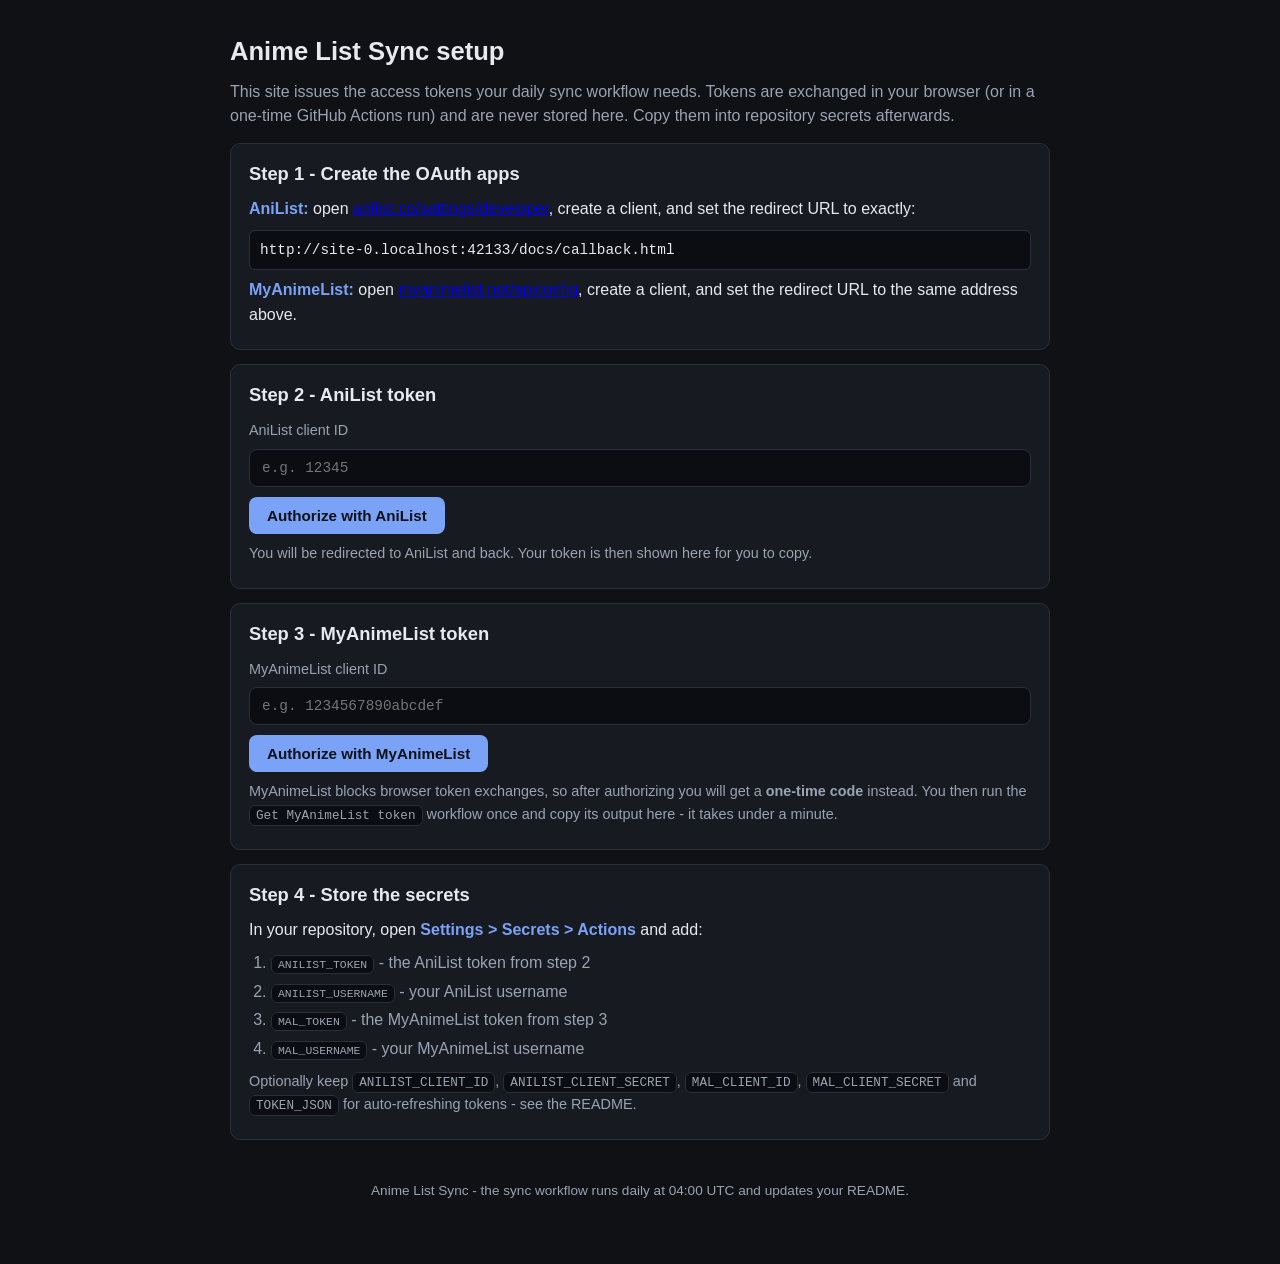
<file: docs/index.html>
<!DOCTYPE html>
<html lang="en">
<head>
  <meta charset="utf-8">
  <meta name="viewport" content="width=device-width, initial-scale=1">
  <title>Anime List Sync - Setup</title>
  <link rel="stylesheet" href="assets/site.css">
</head>
<body>
  <main>
    <h1>Anime List Sync setup</h1>
    <p>
      This site issues the access tokens your daily sync workflow needs.
      Tokens are exchanged in your browser (or in a one-time GitHub Actions run)
      and are never stored here. Copy them into repository secrets afterwards.
    </p>

    <div class="panel">
      <h2>Step 1 - Create the OAuth apps</h2>
      <p class="step"><b>AniList:</b> open <a href="https://anilist.co/settings/developer">anilist.co/settings/developer</a>,
        create a client, and set the redirect URL to exactly:</p>
      <div class="redirect-uri" data-redirect-uri></div>
      <p class="step"><b>MyAnimeList:</b> open <a href="https://myanimelist.net/apiconfig">myanimelist.net/apiconfig</a>,
        create a client, and set the redirect URL to the same address above.</p>
    </div>

    <div class="panel" id="anilist-panel">
      <h2>Step 2 - AniList token</h2>
      <label class="muted" for="anilist-client-id">AniList client ID</label>
      <input type="text" id="anilist-client-id" placeholder="e.g. 12345"
             autocomplete="off" spellcheck="false">
      <div>
        <button id="anilist-start">Authorize with AniList</button>
      </div>
      <p class="muted">You will be redirected to AniList and back. Your token is then shown here for you to copy.</p>
    </div>

    <div class="panel" id="mal-panel">
      <h2>Step 3 - MyAnimeList token</h2>
      <label class="muted" for="mal-client-id">MyAnimeList client ID</label>
      <input type="text" id="mal-client-id" placeholder="e.g. 1234567890abcdef"
             autocomplete="off" spellcheck="false">
      <div>
        <button id="mal-start">Authorize with MyAnimeList</button>
      </div>
      <p class="muted">
        MyAnimeList blocks browser token exchanges, so after authorizing you will get
        a <b>one-time code</b> instead. You then run the <code>Get MyAnimeList token</code>
        workflow once and copy its output here - it takes under a minute.
      </p>
    </div>

    <div class="panel">
      <h2>Step 4 - Store the secrets</h2>
      <p class="step">In your repository, open <b>Settings &gt; Secrets &gt; Actions</b> and add:</p>
      <ol>
        <li><code>ANILIST_TOKEN</code> - the AniList token from step 2</li>
        <li><code>ANILIST_USERNAME</code> - your AniList username</li>
        <li><code>MAL_TOKEN</code> - the MyAnimeList token from step 3</li>
        <li><code>MAL_USERNAME</code> - your MyAnimeList username</li>
      </ol>
      <p class="muted">
        Optionally keep <code>ANILIST_CLIENT_ID</code>, <code>ANILIST_CLIENT_SECRET</code>,
        <code>MAL_CLIENT_ID</code>, <code>MAL_CLIENT_SECRET</code> and <code>TOKEN_JSON</code>
        for auto-refreshing tokens - see the README.
      </p>
    </div>

    <footer>
      Anime List Sync - the sync workflow runs daily at 04:00 UTC and updates your README.
    </footer>
  </main>

  <script src="assets/site.js"></script>
  <script>
    document.getElementById('anilist-start').addEventListener('click', function () {
      window.AnimeListSyncSite.startAniList();
    });
    document.getElementById('mal-start').addEventListener('click', function () {
      window.AnimeListSyncSite.startMAL();
    });
    window.AnimeListSyncSite.init();
  </script>
</body>
</html>
</file>
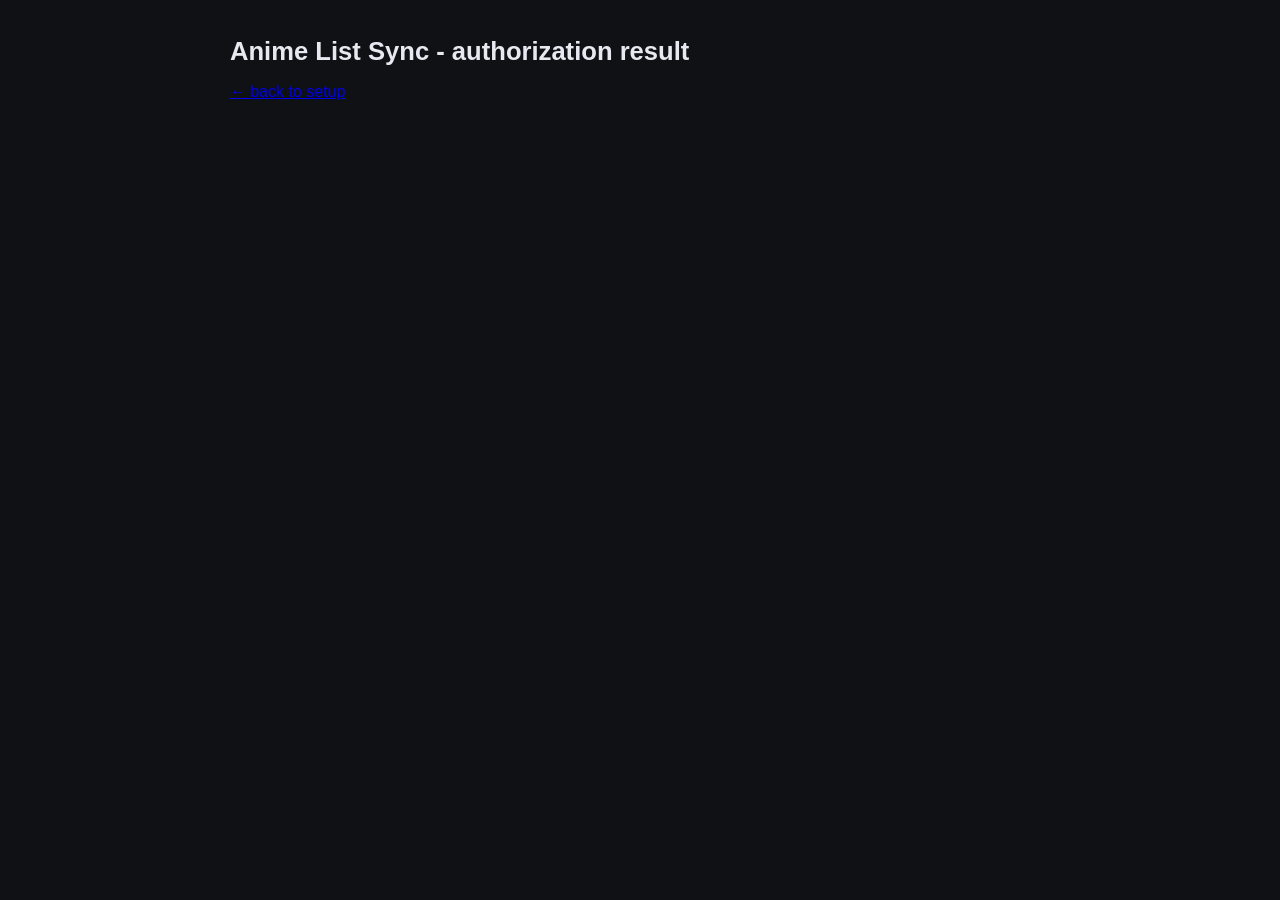
<file: docs/callback.html>
<!DOCTYPE html>
<html lang="en">
<head>
  <meta charset="utf-8">
  <meta name="viewport" content="width=device-width, initial-scale=1">
  <title>Anime List Sync - Back from authorization</title>
  <link rel="stylesheet" href="assets/site.css">
</head>
<body>
  <main>
    <h1>Anime List Sync - authorization result</h1>
    <p><a href="index.html">&larr; back to setup</a></p>

    <div class="panel" id="anilist-progress" hidden>
      <p class="muted">Exchanging code for a token with AniList&hellip;</p>
    </div>

    <div class="panel" id="anilist-result" hidden>
      <h2>AniList token</h2>
      <p class="success" id="anilist-username-ok" hidden>
        You are logged in as <b id="anilist-username"></b> - use that as ANILIST_USERNAME.
      </p>
      <p class="muted">Copy the token and add it to the repository secret <code>ANILIST_TOKEN</code>:</p>
      <div class="token-box" id="anilist-token"></div>
      <button id="anilist-copy">Copy token</button>
    </div>
    <p class="error" id="anilist-error" hidden></p>

    <div class="panel" id="mal-steps" hidden>
      <h2>MyAnimeList - finish in GitHub Actions</h2>
      <p class="muted">Copy the code and the verifier below, then run the
        <code>Get MyAnimeList token</code> workflow in your repository
        (<b>Actions &gt; Get MyAnimeList token &gt; Run workflow</b>) and paste them in:</p>
      <p class="muted">Authorization code (single-use):</p>
      <div class="token-box" id="mal-code"></div>
      <button id="mal-code-copy">Copy code</button>
      <p class="muted" style="margin-top: 14px">PKCE verifier:</p>
      <div class="token-box" id="mal-verifier"></div>
      <button id="mal-verifier-copy">Copy verifier</button>
      <p class="muted" style="margin-top: 14px">
        When the workflow finishes, copy the <code>access token</code> from its log into the
        repository secret <code>MAL_TOKEN</code>.
      </p>
    </div>
    <p class="error" id="mal-error" hidden></p>
  </main>

  <script src="assets/site.js"></script>
  <script>
    window.AnimeListSyncSite.init();
  </script>
</body>
</html>
</file>
<file: docs/assets/site.css>
:root {
  --bg: #0f1115;
  --panel: #171a21;
  --border: #2a2f3a;
  --text: #e6e9ef;
  --muted: #9aa3b2;
  --accent: #7aa2f7;
  --good: #9ece6a;
  --bad: #f7768e;
}

* { box-sizing: border-box; }

body {
  margin: 0;
  background: var(--bg);
  color: var(--text);
  font-family: -apple-system, BlinkMacSystemFont, "Segoe UI", Roboto, Helvetica, Arial, sans-serif;
  line-height: 1.55;
}

main {
  max-width: 860px;
  margin: 0 auto;
  padding: 32px 20px 64px;
}

h1 { font-size: 1.6rem; margin: 0 0 4px; }
h2 { font-size: 1.15rem; margin: 28px 0 8px; }
p { margin: 8px 0; color: var(--muted); }
code {
  background: #0b0d12;
  border: 1px solid var(--border);
  border-radius: 6px;
  padding: 2px 6px;
  font-size: 0.88em;
}

.panel {
  background: var(--panel);
  border: 1px solid var(--border);
  border-radius: 10px;
  padding: 16px 18px;
  margin: 14px 0;
}

.panel h2 { margin-top: 0; }

.step { margin-bottom: 6px; color: var(--text); }
.step b { color: var(--accent); }

.redirect-uri {
  font-family: ui-monospace, SFMono-Regular, Menlo, Consolas, monospace;
  font-size: 0.9rem;
  background: #0b0d12;
  border: 1px solid var(--border);
  border-radius: 6px;
  padding: 8px 10px;
  margin: 8px 0;
  word-break: break-all;
}

button {
  background: var(--accent);
  color: #0f1115;
  border: none;
  border-radius: 8px;
  padding: 10px 18px;
  font-size: 0.95rem;
  font-weight: 600;
  cursor: pointer;
}

button.secondary {
  background: transparent;
  color: var(--text);
  border: 1px solid var(--border);
  font-weight: 500;
  padding: 6px 12px;
  font-size: 0.85rem;
}

button:hover { filter: brightness(1.08); }

input[type="text"] {
  width: 100%;
  background: #0b0d12;
  color: var(--text);
  border: 1px solid var(--border);
  border-radius: 8px;
  padding: 10px 12px;
  font-family: ui-monospace, SFMono-Regular, Menlo, Consolas, monospace;
  font-size: 0.9rem;
  margin: 6px 0 10px;
}

.token-box {
  font-family: ui-monospace, SFMono-Regular, Menlo, Consolas, monospace;
  font-size: 0.82rem;
  line-height: 1.45;
  background: #0b0d12;
  border: 1px solid var(--border);
  border-radius: 6px;
  padding: 12px;
  margin: 10px 0;
  word-break: break-all;
  user-select: all;
}

.token-box.placeholder { color: var(--muted); }

.success { color: var(--good); font-weight: 600; }
.error { color: var(--bad); }
.muted { color: var(--muted); font-size: 0.9rem; }

ol { margin: 8px 0; padding-left: 22px; }
li { margin: 4px 0; color: var(--muted); }

hr { border: none; border-top: 1px solid var(--border); margin: 28px 0; }

footer {
  text-align: center;
  color: var(--muted);
  font-size: 0.85rem;
  margin-top: 40px;
}
</file>
